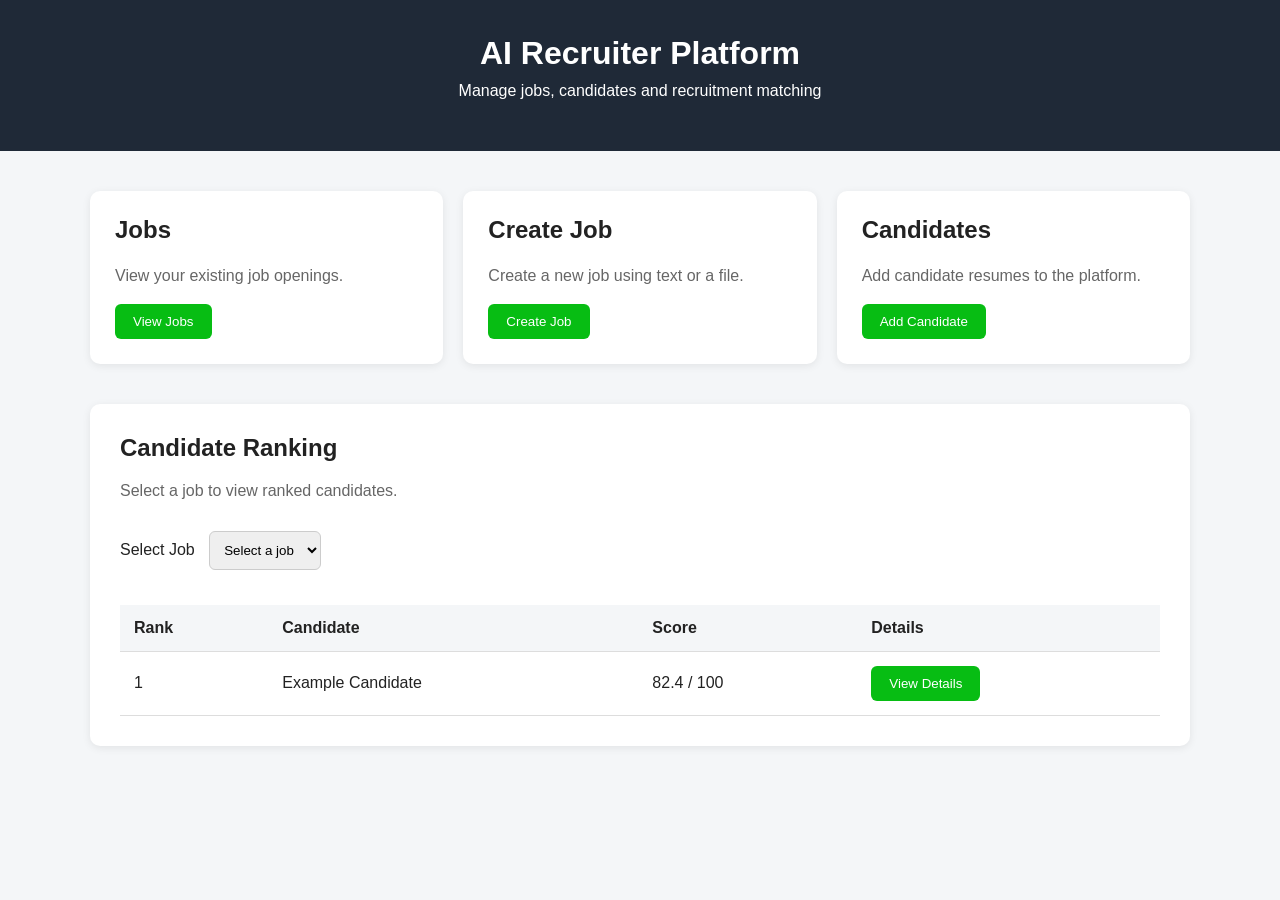
<file: frontend/index.html>
<!DOCTYPE html>
<html lang="en">
<head>
    <meta charset="UTF-8">
    <meta name="viewport" content="width=device-width, initial-scale=1.0">
    <title>AI Recruiter Platform</title>

    <link rel="stylesheet" href="style.css">
</head>

<body>

    <header>
        <h1>AI Recruiter Platform</h1>
        <p>Manage jobs, candidates and recruitment matching</p>
    </header>

    <main>

        <section class="actions">

            <div class="action-card">
                <h2>Jobs</h2>
                <p>View your existing job openings.</p>
                <button id="jobs-button">View Jobs</button>
            </div>

            <div class="action-card">
                <h2>Create Job</h2>
                <p>Create a new job using text or a file.</p>
                <button id="create-job-button">Create Job</button>
            </div>

            <div class="action-card">
                <h2>Candidates</h2>
                <p>Add candidate resumes to the platform.</p>
                <button id="candidate-button">Add Candidate</button>
            </div>

        </section>

        <section class="ranking">

            <h2>Candidate Ranking</h2>
            <p>Select a job to view ranked candidates.</p>

            <label for="job-select">Select Job</label>

            <select id="job-select">
                <option>Select a job</option>
            </select>

            <table>

                <tr>
                    <th>Rank</th>
                    <th>Candidate</th>
                    <th>Score</th>
                    <th>Details</th>
                </tr>

                <tr>
                    <td>1</td>
                    <td>Example Candidate</td>
                    <td>82.4 / 100</td>
                    <td>
                        <button>View Details</button>
                    </td>
                </tr>

            </table>

        </section>

        <div id="match-modal" class="modal">

    <div class="modal-content">

        <button id="modal-close" class="modal-close">
            ×
        </button>

        <h2>Match Details</h2>

        <div class="total-score">
            <p>Overall Match</p>
            <h3 id="modal-total-score">0 / 100</h3>
        </div>

        <div class="score-item">
            <div>
                <span>Required Skills</span>
                <span id="modal-required-score">0 / 25</span>
            </div>
            <div class="score-bar">
                <div id="required-bar"></div>
            </div>
        </div>

        <div class="score-item">
            <div>
                <span>Preferred Skills</span>
                <span id="modal-preferred-score">0 / 15</span>
            </div>
            <div class="score-bar">
                <div id="preferred-bar"></div>
            </div>
        </div>

        <div class="score-item">
            <div>
                <span>Projects</span>
                <span id="modal-project-score">0 / 40</span>
            </div>
            <div class="score-bar">
                <div id="project-bar"></div>
            </div>
        </div>

        <div class="score-item">
            <div>
                <span>Experience</span>
                <span id="modal-experience-score">0 / 15</span>
            </div>
            <div class="score-bar">
                <div id="experience-bar"></div>
            </div>
        </div>

        <div class="score-item">
            <div>
                <span>Certifications</span>
                <span id="modal-certification-score">0 / 5</span>
            </div>
            <div class="score-bar">
                <div id="certification-bar"></div>
            </div>
        </div>

    </div>

</div>

    </main>

    <script src="script.js"></script>

</body>
</html>
</file>
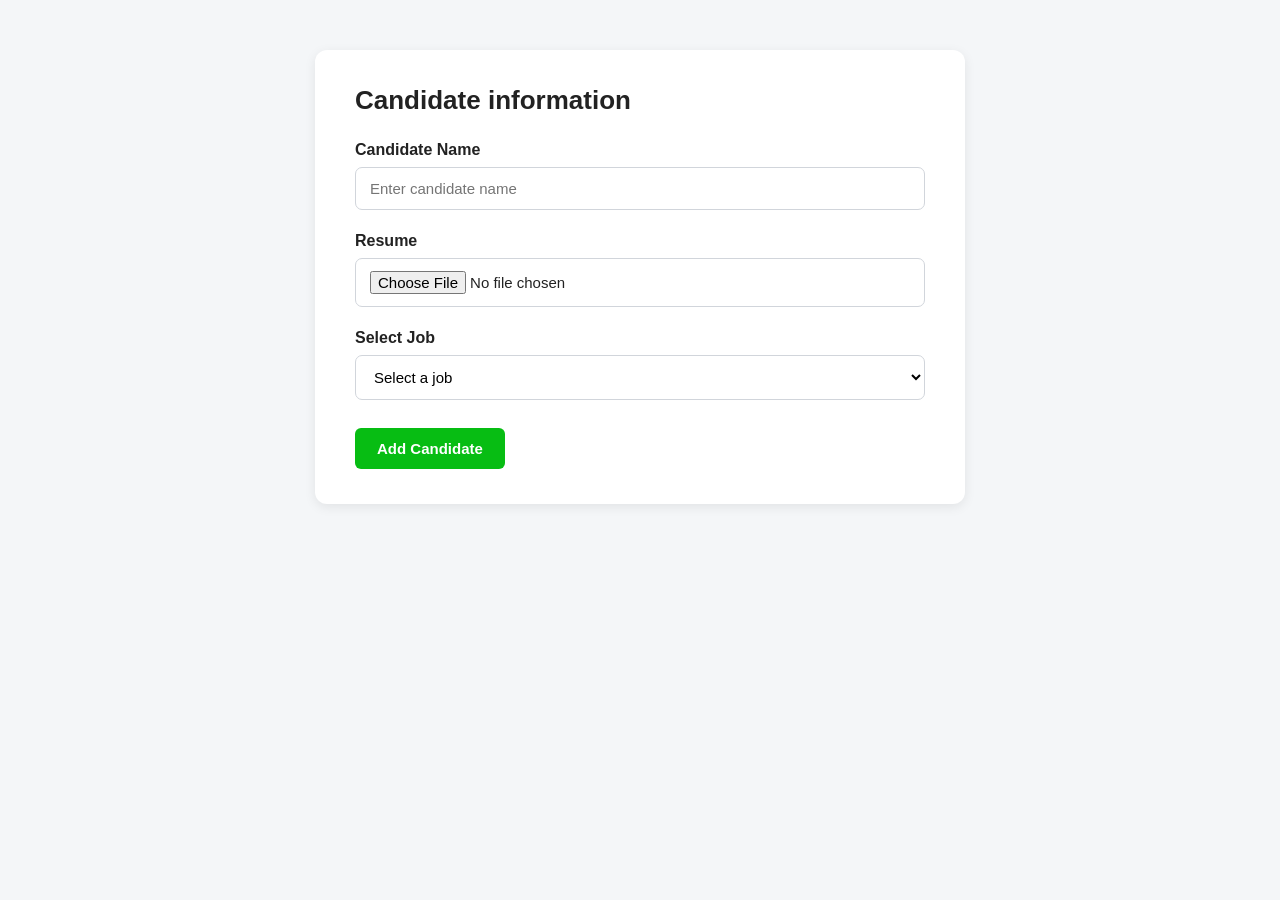
<file: frontend/add-candidate.html>
<!DOCTYPE html>
<html lang="en">
<head>
    <meta charset="UTF-8">
    <meta name="viewport" content="width=device-width, initial-scale=1.0">
    <title>Candidate</title>
    <link rel = "stylesheet" href="style.css">
</head>
<body>
    
    <section class="create">
        <h2> Candidate information </h2>
        <div id="candidate-container">

        <label for="candidate-name">Candidate Name</label>

        <input
            type="text"
            id="candidate-name"
            placeholder="Enter candidate name">

        <label for="resume-file">Resume</label>

        <input
            type="file"
            id="resume-file"
            accept=".pdf,.docx">

        <label for="candidate-job">Select Job</label>

        <select id="candidate-job">
            <option value="">Select a job</option>
        </select>

        <button id="candidate-submit">
            Add Candidate
        </button>

    </div>
    </section>

    <script src="script.js">
    </script>
</body>
</html>
</file>
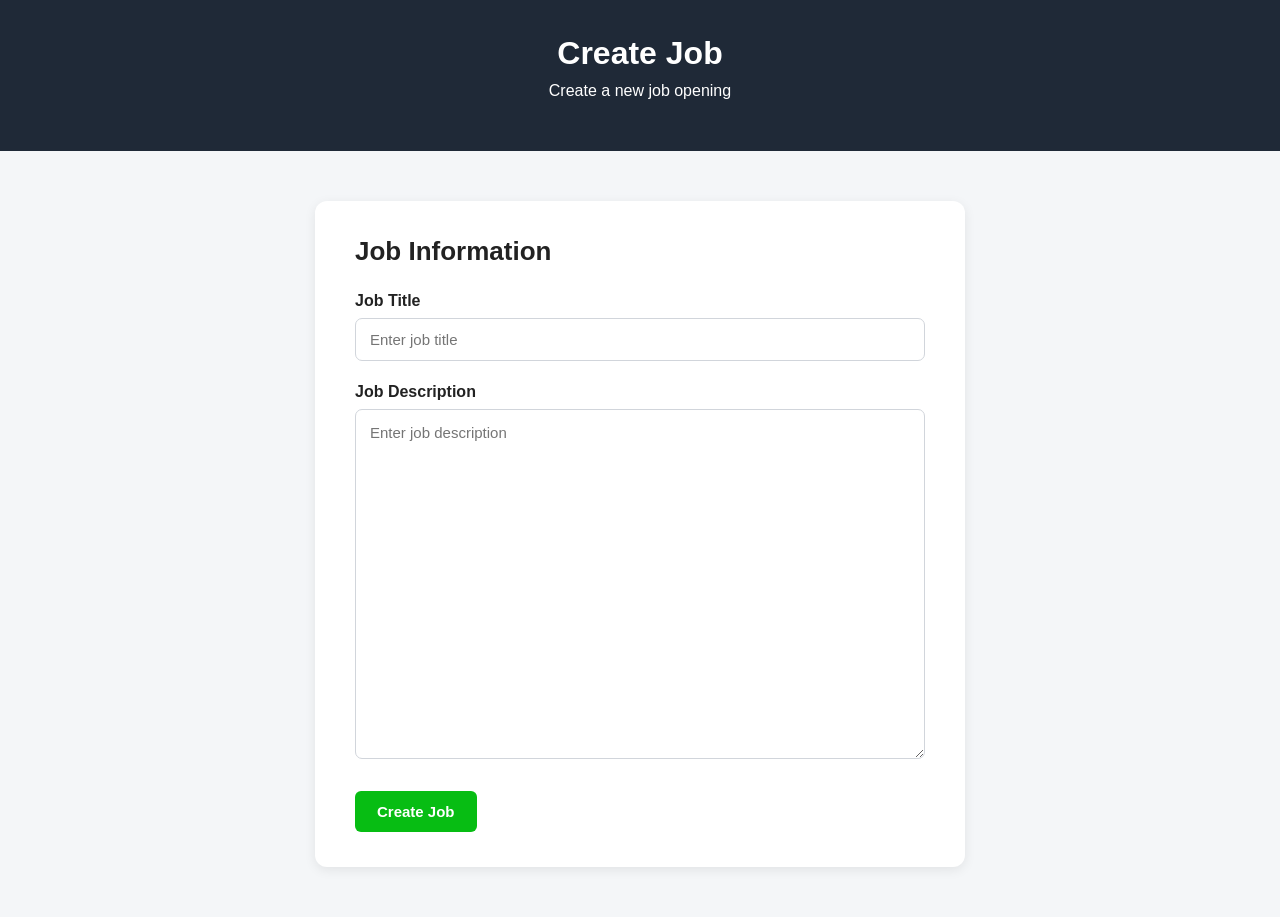
<file: frontend/create-job.html>
<!DOCTYPE html>
<html lang="en">

<head>

    <meta charset="UTF-8">

    <meta name="viewport" content="width=device-width, initial-scale=1.0">

    <title>Create Job - AI Recruiter Platform</title>

    <link rel="stylesheet" href="style.css">

</head>

<body>

    <header>

        <h1>Create Job</h1>

        <p>Create a new job opening</p>

    </header>


    <main>

        <section class="create">

            <h2>Job Information</h2>

            <div id="job-container">

                <label for="job-title">Job Title</label>

                <input
                    type="text"
                    id="job-title"
                    placeholder="Enter job title"
                >


                <label for="job-description">Job Description</label>

                <textarea
                    id="job-description"
                    placeholder="Enter job description"
                ></textarea>


                <button id="job-submit">
                    Create Job
                </button>

            </div>

        </section>

    </main>


    <script src="script.js"></script>

</body>

</html>
</file>
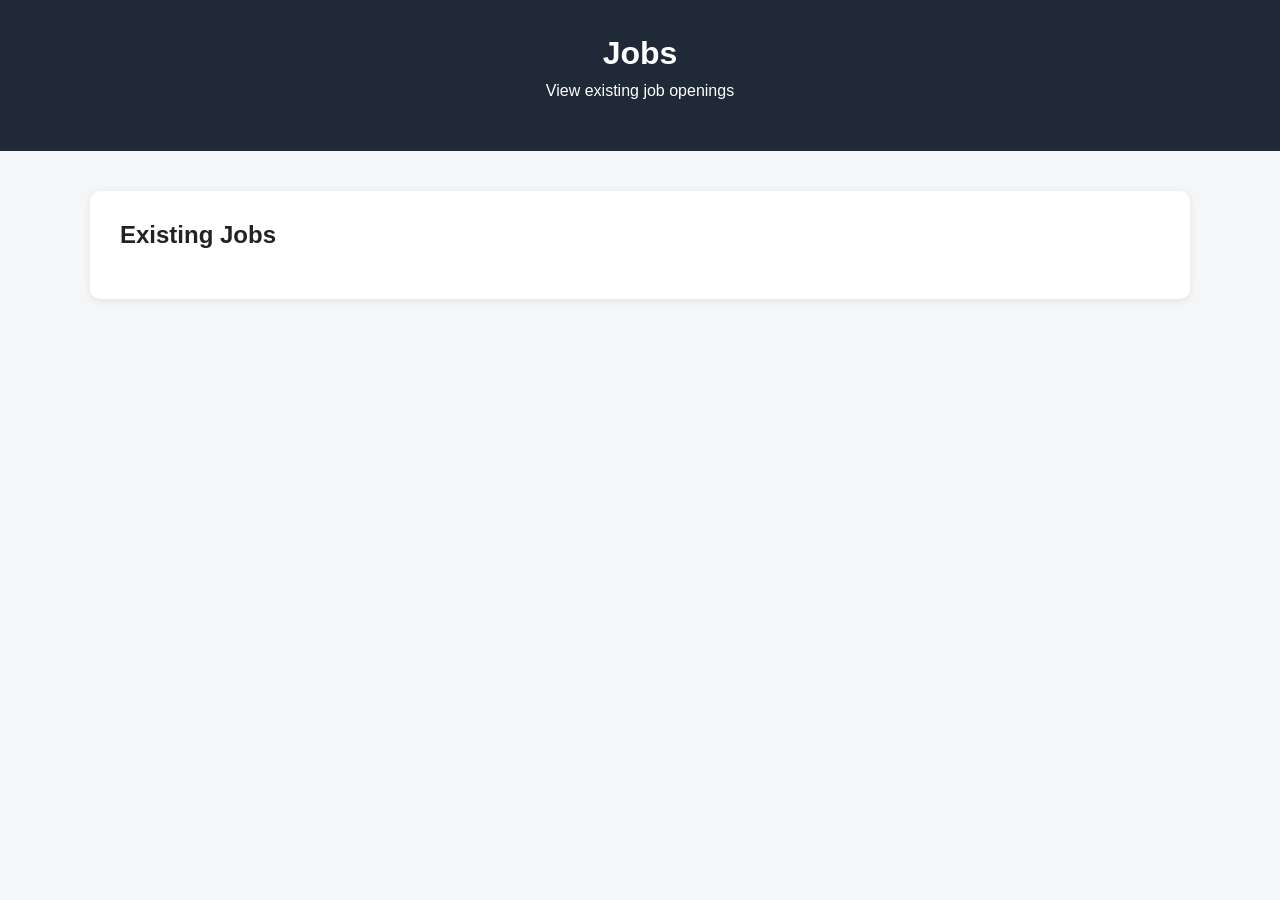
<file: frontend/jobs.html>
<!DOCTYPE html>
<html lang="en">

<head>
    <meta charset="UTF-8">
    <meta name="viewport" content="width=device-width, initial-scale=1.0">

    <title>Jobs - AI Recruiter Platform</title>

    <link rel="stylesheet" href="style.css">
</head>

<body>

    <header>
        <h1>Jobs</h1>
        <p>View existing job openings</p>
    </header>

    <main>

        <section class="ranking">

            <h2>Existing Jobs</h2>

            <div id="jobs-container"></div>

        </section>

    </main>

    <script src="script.js"></script>

</body>

</html>
</file>
<file: frontend/style.css>
body {
    font-family: Arial, sans-serif;
    margin: 0;
    background-color: #f4f6f8;
    color: #222;
}

header {
    background-color: #1f2937;
    color: white;
    text-align: center;
    padding: 35px 20px;
}

header h1 {
    margin: 0;
    font-size: 32px;
}

header p {
    margin-top: 10px;
    font-size: 16px;
}

main {
    width: 90%;
    max-width: 1100px;
    margin: 40px auto;
}

.actions {
    display: flex;
    gap: 20px;
    margin-bottom: 40px;
}

.action-card {
    background-color: white;
    padding: 25px;
    flex: 1;
    border-radius: 10px;
    box-shadow: 0 2px 8px rgba(0, 0, 0, 0.08);
}

.action-card h2 {
    margin-top: 0;
}

.action-card p {
    color: #666;
    line-height: 1.5;
}

button {
    background-color: #07bd13;
    color: white;
    border: none;
    padding: 10px 18px;
    border-radius: 6px;
    cursor: pointer;
}

button:hover {
    background-color: #1d4ed8;
}

.ranking {
    background-color: white;
    padding: 30px;
    border-radius: 10px;
    box-shadow: 0 2px 8px rgba(0, 0, 0, 0.08);
}

.ranking h2 {
    margin-top: 0;
}

.ranking p {
    color: #666;
}


/* Job dropdown */

#job-select {
    padding: 10px;
    margin: 15px 0 25px 10px;
    border: 1px solid #ccc;
    border-radius: 6px;
}


/* Ranking table */

table {
    width: 100%;
    border-collapse: collapse;
    margin-top: 10px;
}

th,
td {
    padding: 14px;
    text-align: left;
    border-bottom: 1px solid #ddd;
}

th {
    background-color: #f4f6f8;
}

.create {
    background-color: white;
    width: 90%;
    max-width: 850px;
    margin: 50px auto;
    padding: 35px 40px;
    border-radius: 12px;
    box-shadow: 0 3px 12px rgba(0, 0, 0, 0.08);
    box-sizing: border-box;
}

.create h2 {
    margin-top: 0;
    margin-bottom: 8px;
    font-size: 26px;
}

.create label {
    display: block;
    margin-top: 24px;
    margin-bottom: 8px;
    font-weight: 600;
}

.create input,
.create textarea,
.create select {
    width: 100%;
    box-sizing: border-box;
    padding: 12px 14px;
    border: 1px solid #d1d5db;
    border-radius: 7px;
    font-family: inherit;
    font-size: 15px;
    background-color: white;
}

.create input:focus,
.create textarea:focus,
.create select:focus {
    outline: none;
    border-color: #2563eb;
}

.create textarea {
    min-height: 350px;
    resize: vertical;
    line-height: 1.5;
}

.create button {
    margin-top: 28px;
    padding: 12px 22px;
    font-size: 15px;
    font-weight: 600;
}

.create {
    background-color: white;
    width: 90%;
    max-width: 650px;
    margin: 50px auto;
    padding: 35px 40px;
    border-radius: 12px;
    box-shadow: 0 3px 12px rgba(0, 0, 0, 0.08);
    box-sizing: border-box;
}

.create h2 {
    margin-top: 0;
    margin-bottom: 25px;
    font-size: 26px;
}

.create label {
    display: block;
    margin-top: 22px;
    margin-bottom: 8px;
    font-weight: 600;
}

.create input[type="text"],
.create input[type="file"],
.create select {
    width: 100%;
    box-sizing: border-box;
    padding: 12px 14px;
    border: 1px solid #d1d5db;
    border-radius: 7px;
    font-family: inherit;
    font-size: 15px;
    background-color: white;
}

.create input[type="text"]:focus,
.create input[type="file"]:focus,
.create select:focus {
    outline: none;
    border-color: #2563eb;
}

.create input[type="file"] {
    cursor: pointer;
}

.create button {
    margin-top: 28px;
    padding: 12px 22px;
    font-size: 15px;
    font-weight: 600;
}

.modal {
    display: none;
    position: fixed;
    inset: 0;
    background-color: rgba(0, 0, 0, 0.5);
    justify-content: center;
    align-items: center;
    z-index: 1000;
}

.modal-content {
    position: relative;
    background-color: white;
    width: 90%;
    max-width: 600px;
    max-height: 85vh;
    overflow-y: auto;
    padding: 30px;
    border-radius: 12px;
    box-shadow: 0 5px 20px rgba(0, 0, 0, 0.2);
}

.modal-content h2 {
    margin-top: 0;
    margin-bottom: 25px;
}

.modal-close {
    position: absolute;
    top: 15px;
    right: 15px;

    background: none;
    color: #555;

    font-size: 26px;
    padding: 2px 8px;
}

.modal-close:hover {
    background: none;
    color: #111;
}

.total-score {
    text-align: center;
    margin-bottom: 30px;
    padding: 20px;
    background-color: #f4f6f8;
    border-radius: 8px;
}

.total-score p {
    margin: 0 0 5px;
    color: #666;
}

.total-score h3 {
    margin: 0;
    font-size: 32px;
}

.score-item {
    margin-bottom: 22px;
}

.score-item > div:first-child {
    display: flex;
    justify-content: space-between;
    margin-bottom: 8px;
    font-weight: 600;
}

.score-bar {
    height: 10px;
    background-color: #e5e7eb;
    border-radius: 5px;
    overflow: hidden;
}

.score-bar div {
    height: 100%;
    width: 0;
    background-color: #d125eb;
    border-radius: 5px;
}
</file>
